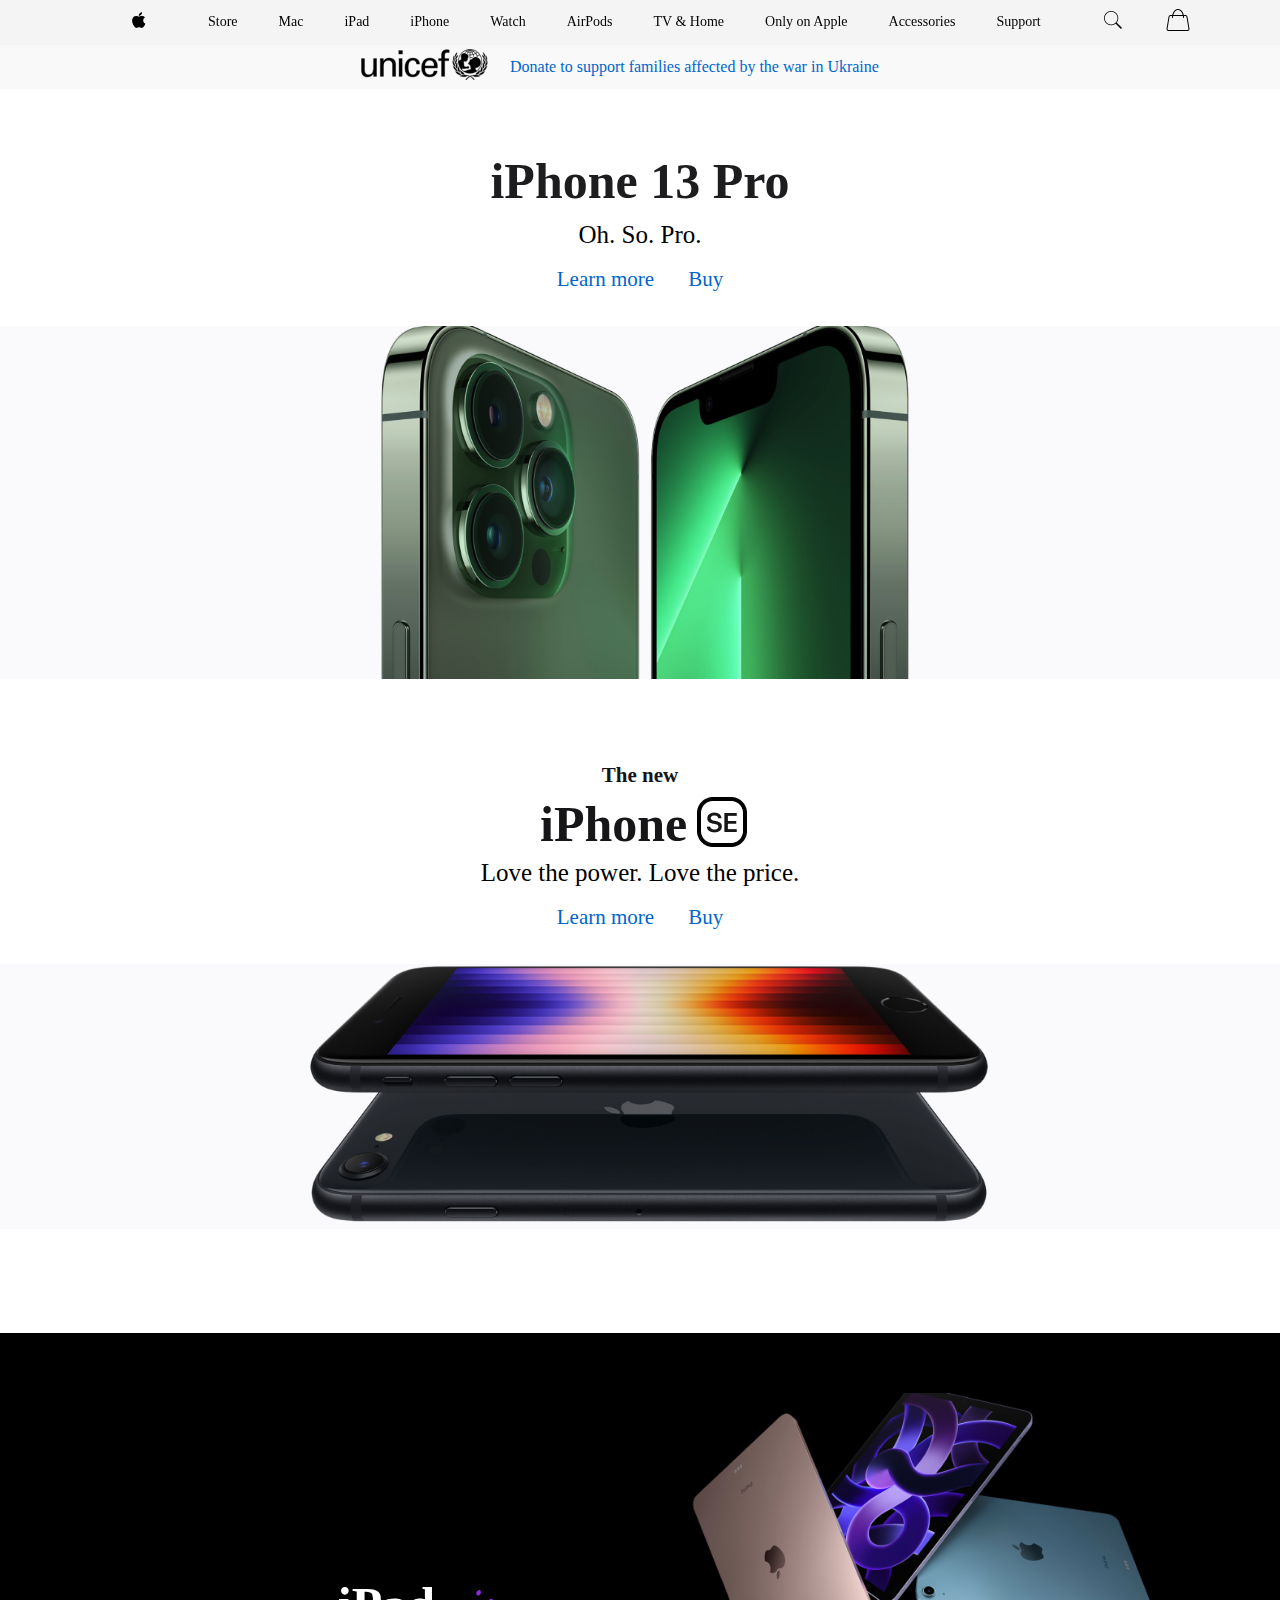
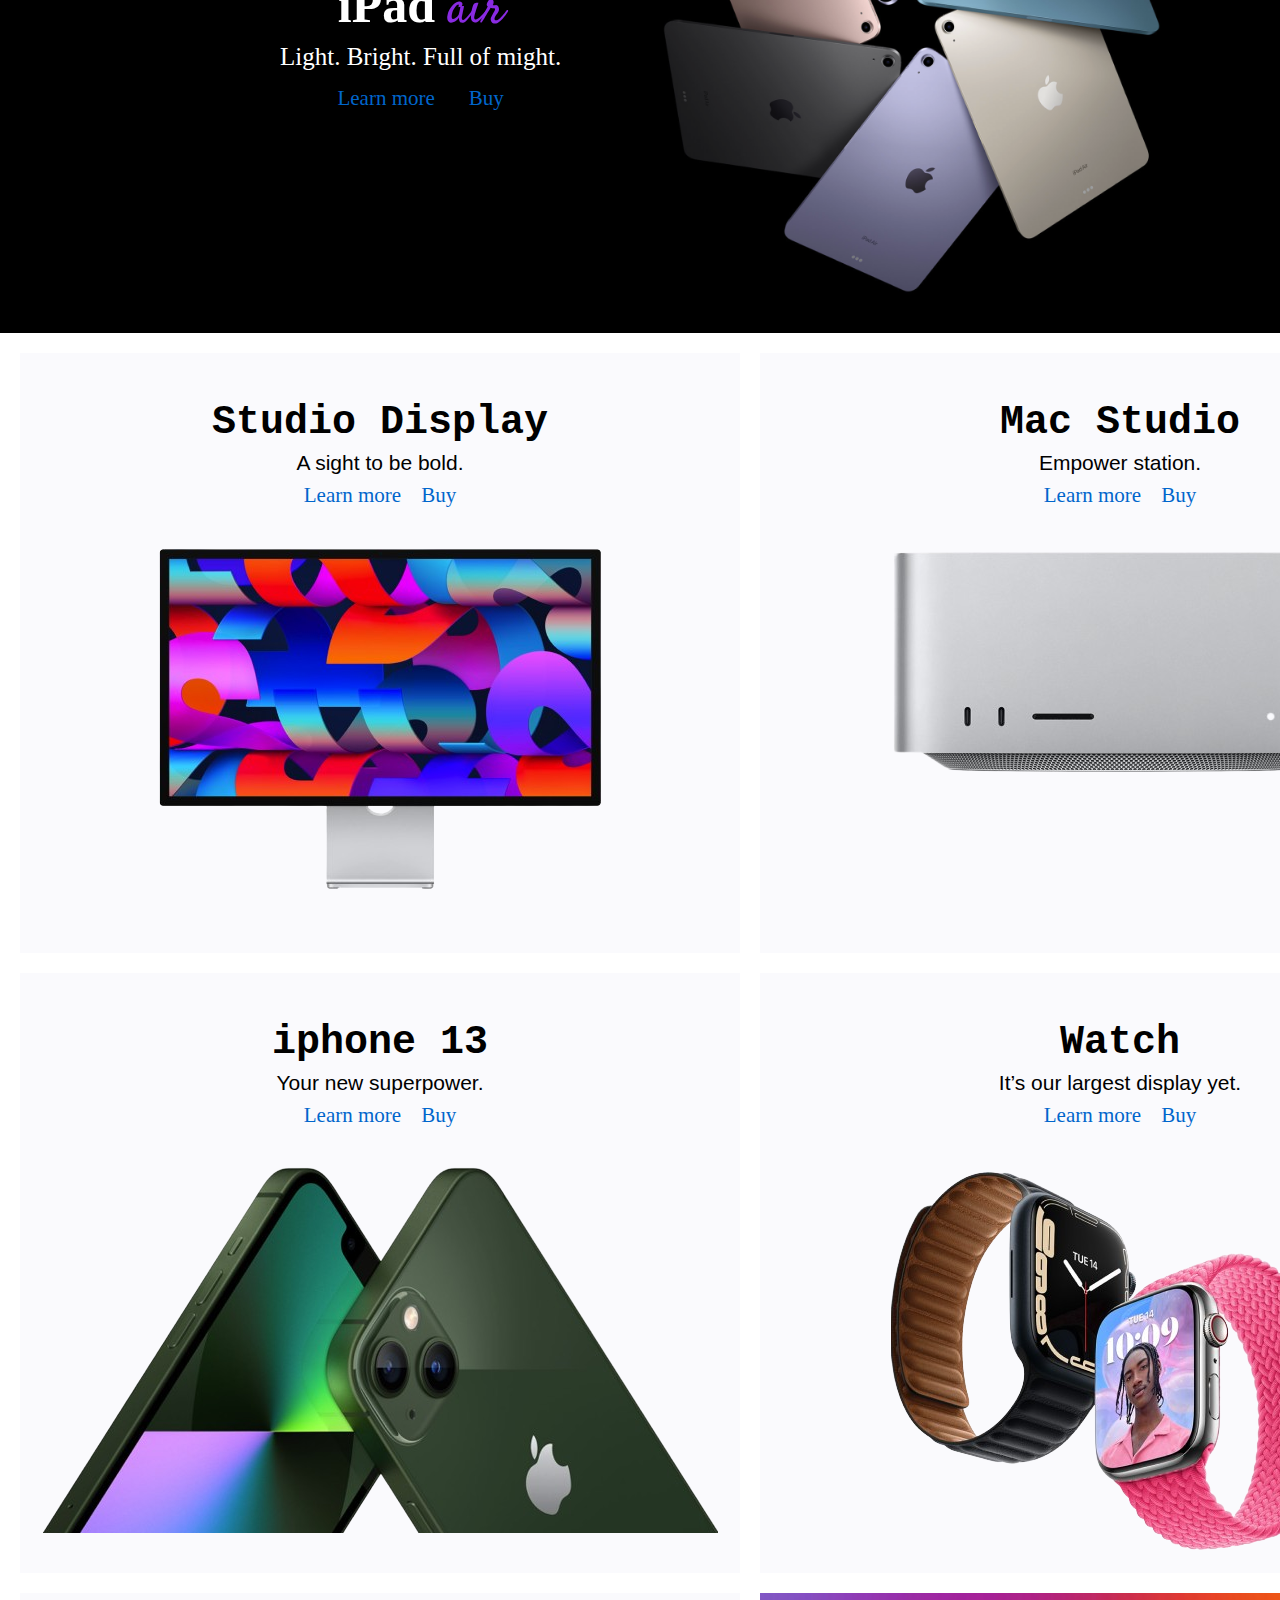
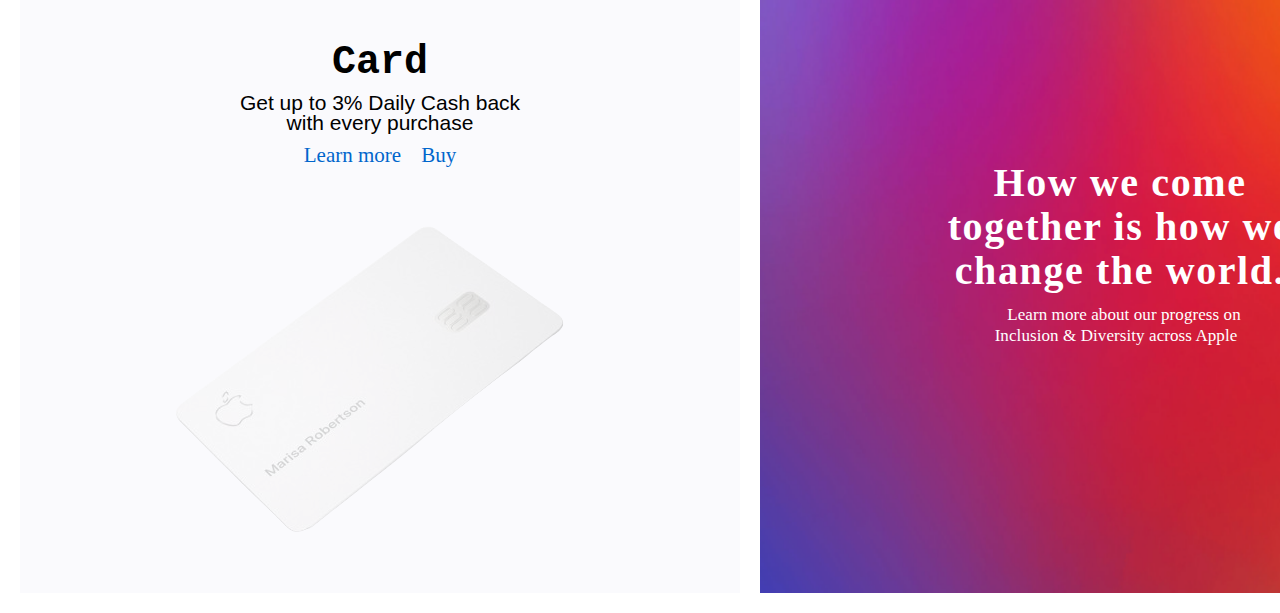
<file: index.html>
<!DOCTYPE html>
<html lang="en">

<head>
    <meta charset="UTF-8">
    <meta name="viewport" content="width=device-width, initial-scale=1.0">
    <title>Apple</title>
    <link rel="icon" href="./icon/8666116_apple_icon.png">
    <link rel="stylesheet" href="./css/style.css">
    <link rel="preconnect" href="https://fonts.googleapis.com">
    <link rel="preconnect" href="https://fonts.gstatic.com" crossorigin>
    <link href="https://fonts.googleapis.com/css2?family=Satisfy&family=Source+Code+Pro&display=swap" rel="stylesheet">
</head>

<body>

    <!-- Шапка сайта -->
    <section class="promo">
        <div class="container">

            <div class="header">
                <div class="logo">
                    <img src="./icon/8666116_apple_icon.png" alt="">
                </div>

                <div class="menu">
                    <nav>
                        <a href="#">Store</a>
                        <a href="#">Mac</a>
                        <a href="#">iPad</a>
                        <a href="./iphone.html">iPhone</a>
                        <a href="#">Watch</a>
                        <a href="#">AirPods</a>
                        <a href="#">TV & Home</a>
                        <a href="#">Only on Apple</a>
                        <a href="#">Accessories</a>
                        <a href="#">Support</a>
                    </nav>
                </div>

                <div class="icons">
                    <div class="icon">
                        <img src="./icon/search_icon.png" alt="">
                    </div>

                    <div class="icon">
                        <img src="./icon/shopping_icon.png" alt="">
                    </div>
                </div>
            </div>

        </div>
    </section>

    <!-- Promo two -->
    <section class="promo_two">
        <div class="container">

            <div class="unicef">
                <div class="logo_uni">
                    <img src="./img/unicef logo.png" alt="">
                </div>

                <div class="uni_a">
                    <a href="#">Donate to support families affected by the war in Ukraine</a>
                </div>
            </div>

        </div>
    </section>

    <!-- Iphone pro -->
    <section class="Iphone_pro">
        <div class="container">

            <div class="iphone_text">
                <h1>iPhone 13 Pro</h1>
                <p>Oh. So. Pro.</p>
            </div>

            <div class="iphone_link">
                <a href="#">Learn more</a>
                <a href="#">Buy</a>
            </div>
        </div>

        <div class="iphone">
            <img src="./img/iPhone 13 Pro image.png" alt="">
        </div>
    </section>

    <!-- Iphone SE -->
    <section class="Iphone_SE">
        <div class="container">

            <div class="new_se">
                <p>The new</p>
            </div>

            <div class="text_se">
                <div class="h1_se">
                    <h1>iPhone</h1>
                </div>
                <div class="se_icon">
                    <img src="./icon/SE icon.png" alt="">
                </div>
            </div>

            <div class="price_se">
                <p>Love the power. Love the price.</p>
            </div>

            <div class="link_se">
                <a href="#">Learn more</a>
                <a href="#">Buy</a>
            </div>
        </div>

        <div class="se_pic">
            <img src="./img/iPhone SE image.png" alt="">
        </div>
    </section>

    <!-- Ipad -->
    <section class="Ipad">
        <div class="container">

            <div class="ipad_box">
                <div class="ipad_text">
                    <h1>iPad <span>air</span></h1>
                    <p>Light. Bright. Full of might.</p>
                    <a href="#">Learn more</a>
                    <a href="#">Buy</a>
                </div>

                <div class="ipad_img">
                    <img src="./img/iPad Air.png" alt="">
                </div>
            </div>

        </div>
    </section>

    <!-- Grid -->
    <div class="wrap">
        <div class="grid">
            <!-- Mac -->
            <div class="elem" id="">
                <h1>Studio Display</h1>
                <p>A sight to be bold.</p>
                <a href="#">Learn more</a>
                <a href="#">Buy</a>

                <div class="elem_img">
                    <img src="./img/mac.png" alt="">
                </div>
            </div>

            <!-- Mac studio -->
            <div class="elem" id="">
                <h1>Mac Studio</h1>
                <p>Empower station.</p>
                <a href="#">Learn more</a>
                <a href="#">Buy</a>

                <div class="elem_img">
                    <img src="./img/Mac_Studio.png" alt="">
                </div>
            </div>

            <!-- Iphone -->
            <div class="elem" id="">
                <h1>iphone 13</h1>
                <p>Your new superpower.</p>
                <a href="#">Learn more</a>
                <a href="#">Buy</a>

                <div class="elem_img">
                    <img src="./img/iPhone13.png" alt="">
                </div>
            </div>

            <!-- Watch -->
            <div class="elem" id="">
                <h1>Watch</h1>

                <p>It’s our largest display yet.</p>
                <a href="#">Learn more</a>
                <a href="#">Buy</a>

                <div class="elem_img">
                    <img src="./img/apple_watch.png" alt="">
                </div>
            </div>

            <!-- Card -->
            <div class="elem" id="">
                <h1>Card</h1>
                <p>Get up to 3% Daily Cash back <br> with every purchase</p>
                <a href="#">Learn more</a>
                <a href="#">Buy</a>

                <div class="elem_img">
                    <img src="./img/apple_Card.png" alt="">
                </div>
            </div>

            <!-- Background -->
            <div class="elem" id="">
                <div class="back">
                    <h1>How we come <br>
                        together is how we <br>
                        change the world.
                    </h1>
                    <a href="#">Learn more about our progress on <br>
                        Inclusion & Diversity across Apple</a>
                </div>
            </div>
        </div>
    </div>


</body>

</html>
</file>
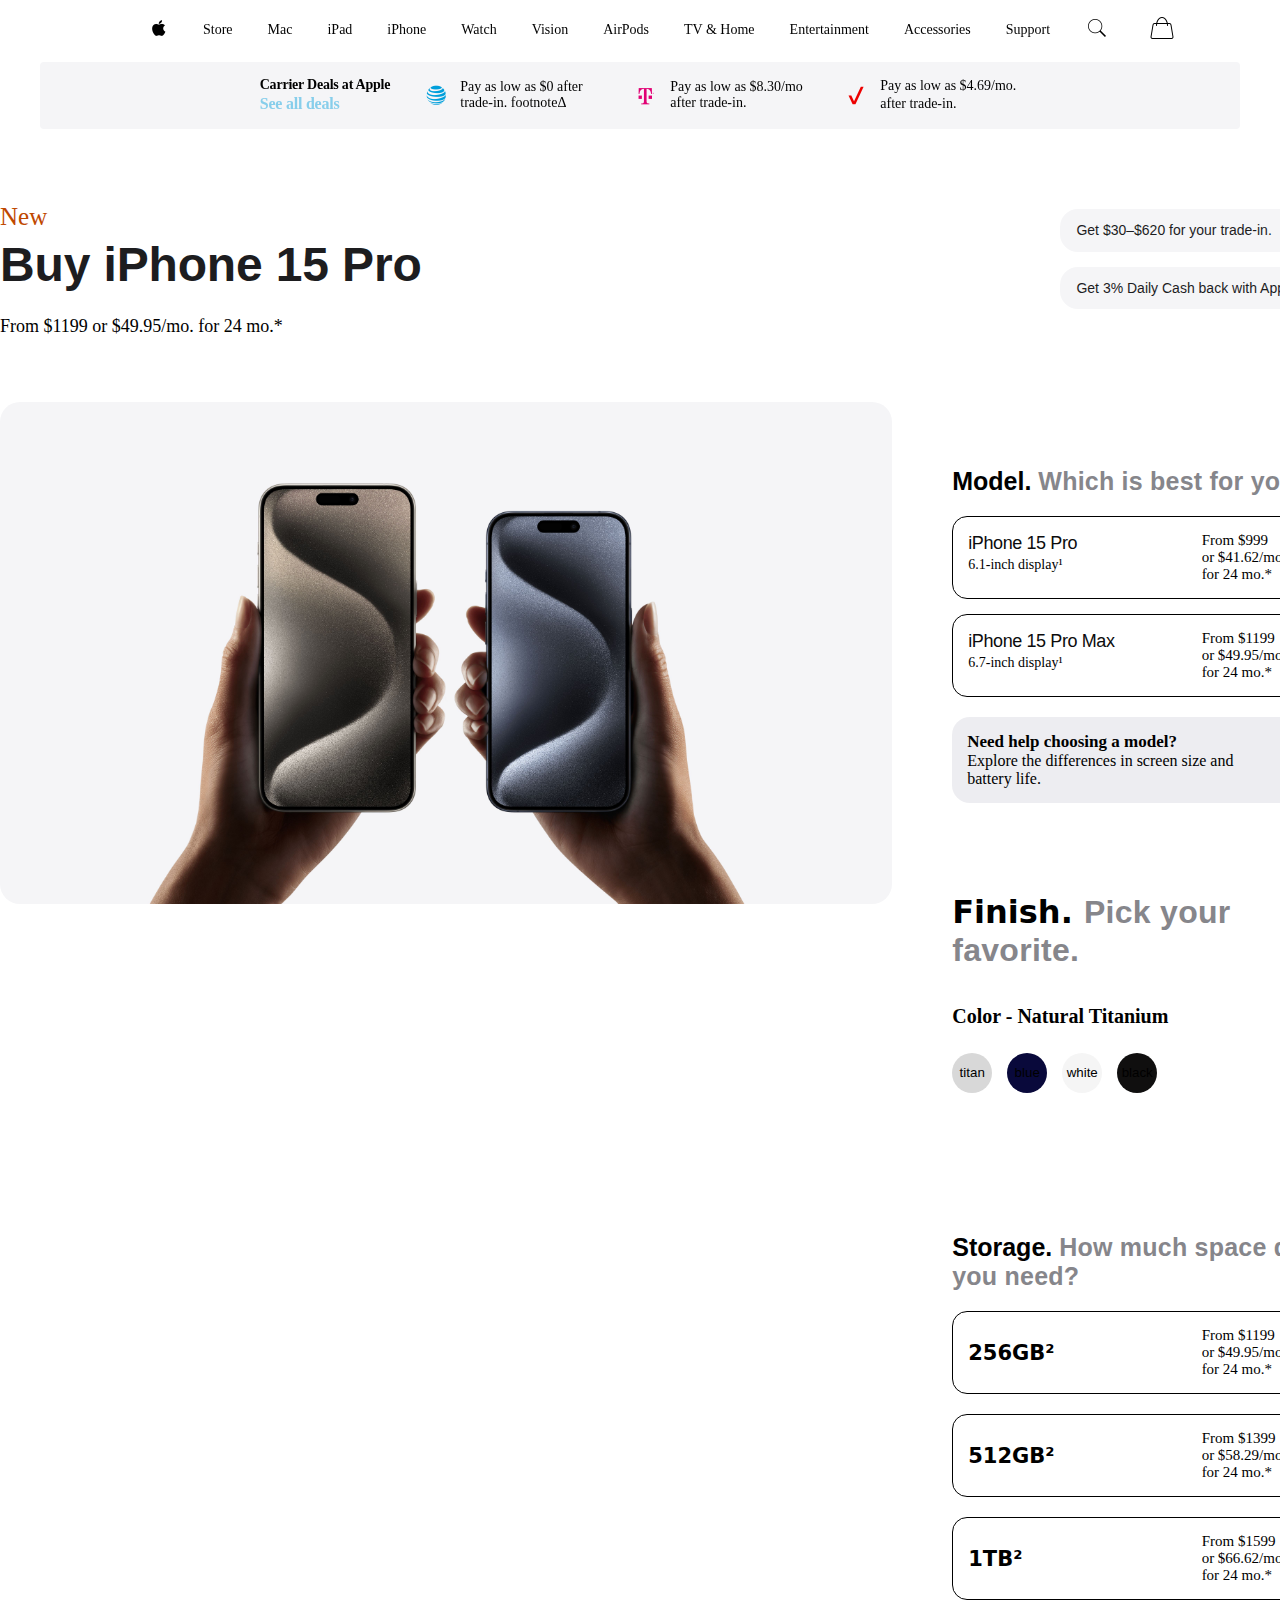
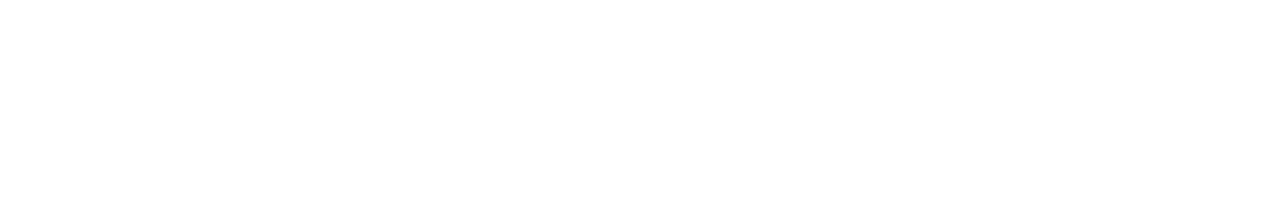
<file: iphone.html>
<!DOCTYPE html>
<html lang="en">

<head>
    <meta charset="UTF-8">
    <meta name="viewport" content="width=device-width, initial-scale=1.0">
    <title>Buy iphone 15</title>
    <link rel="stylesheet" href="./css/iphone.css">
</head>

<body>

    <!-- Шапка сайта -->
    <section class="promo">
        <div class="container">

            <div class="header">
                <div class="logo">
                    <img src="./icon/8666116_apple_icon.png" alt="">
                </div>

                <div class="menu">
                    <nav>
                        <a href="#">Store</a>
                        <a href="#">Mac</a>
                        <a href="#">iPad</a>
                        <a href="./iphone.html">iPhone</a>
                        <a href="#">Watch</a>
                        <a href="#">Vision</a>
                        <a href="#">AirPods</a>
                        <a href="#">TV & Home</a>
                        <a href="#">Entertainment</a>
                        <a href="#">Accessories</a>
                        <a href="#">Support</a>
                    </nav>
                </div>

                <div class="icons">
                    <div class="icon">
                        <img src="./icon/search_icon.png" alt="">
                    </div>

                    <div class="icon">
                        <img src="./icon/shopping_icon.png" alt="">
                    </div>
                </div>
            </div>


            <!-- Carrier -->
            <div class="carrier">

                <div class="first">
                    <h3>Carrier Deals at Apple</h3>
                    <a href="#" data-open>See all deals</a>
                </div>

                <!-- DIALOG -->
                <dialog>
                    <button data-close class="close"><img src="./icon/close.png" alt=""></button>

                    <div class="incredible_text">
                        <h1>Incredible carrier deals? <br> We’ve got ‘em right here. 😎</h1>

                        <p>When you buy your new iPhone from Apple, you can still get a sweet carrier deal. <br> Just
                            select your trade-in to see how much you can save. Have questions? No worries, <br></p>
                        <a href="#">our iPhone Specialists are here to help.</a>
                    </div>

                    <div class="mobile">
                        <div class="mob_one">
                            <img src="./img/att-special-deals.png" alt="">
                        </div>

                        <div class="mob_two">
                            <img src="./img/tmobile-special-deals.png" alt="">
                        </div>

                        <div class="mob_three">
                            <img src="./img/verizon-special-deals.png" alt="">
                        </div>
                    </div>


                    <!-- INPUT -->
                    <div class="input_trade">
                        <input class="trade_input" type="text" placeholder="iPhone 14 Pro Max">
                    </div>

                    <div class="text_customer">
                        <h1>For existing and new AT&T customers</h1>
                    </div>


                    <!-- FOOTER -->
                    <section class="dialog_footer">

                        <div class="item">
                            <div class="top">
                                <span class="iPhone_15">iPhone 15 Pro</span>
                                <button class="switch">></button> 
                            </div>

                            <hr>

                            <div class="bottom">
                                <div class="left_15pro">
                                    <h1>Cost</h1>
                                </div>

                                <div class="right_15pro">
                                    <h1 class="right_h1one">iPhone 15 Pro</h1>

                                    <h1 class="right_h1two">From $0.00/mo. <br> 36 mo.after trade-inΔ</h1>

                                    <p class="right_pone">
                                        Up to three monthly payments of $27.75 before AT&T bill credits begin.
                                    </p>

                                    <h1 class="right_h1three">$999.00</h1>

                                    <p class="right_ptwo">Total amount financed at 0% APR
                                    </p>

                                    <p class="right_pthree">This is the total cost of your new iPhone before AT&T bill credits.
                                    </p>
                                </div>
                            </div>
                        </div>

                    </section>



                </dialog>



                <div class="second">
                    <img src="./icon/int.png" alt="">
                    <h3>Pay as low as $0 after trade-in. footnoteΔ</h3>
                </div>

                <div class="third">
                    <img src="./icon/trade.png" alt="">
                    <h3>Pay as low as $8.30/mo after trade-in.</h3>
                </div>

                <div class="four">
                    <img src="./icon/nike.png" alt="">
                    <h3>Pay as low as $4.69/mo. after trade-in.</h3>
                </div>

            </div>

        </div>
    </section>



    <!-- Buy Iphone 15 Pro -->
    <section class="buy_fiveteen">
        <div class="wrap">
            <div class="box_fiveteen">

                <div class="left_fiveteen">
                    <p class="five_p">New</p>

                    <h1 class="five_h1">Buy iPhone 15 Pro</h1>

                    <p class="price_five">From $1199 or $49.95/mo. for 24 mo.*</p>
                </div>


                <div class="right_fiveteen">
                    <div class="rtextone">
                        <h4 class="rfbut">Get $30–$620 for your trade-in.</h4>
                    </div>

                    <div class="rtexttwo">
                        <h4 class="rfbuttwo">Get 3% Daily Cash back with Apple Card.</h4>
                    </div>
                </div>

            </div>
        </div>
    </section>


    <!-- Main block -->
    <section class="main_block">
        <div class="wrap">

            <div class="block">

                <!-- IMG -->
                <div class="left_image">
                    <img class="img_five" src="./img/iphone-15-pro.jfif" alt="">
                </div>

                <!-- RIGHT MODEL -->
                <div class="right_model">
                    <h2 class="model">Model. <span> Which is best for you?</span></h2>

                    <!-- IPHONE 15 PRO -->
                    <div class="iphone15_pro">
                        <div class="left_iphone15_pro">
                            <h1>iPhone 15 Pro</h1>
                            <p>6.1-inch display¹</p>
                        </div>

                        <div class="right_iphone15_pro">
                            <p>From $999 <br> or $41.62/mo. <br> for 24 mo.*</p>
                        </div>
                    </div>


                    <div class="iphone15_promax">
                        <div class="left_iphone15_promax">

                            <h1>iPhone 15 Pro Max</h1>
                            <p>6.7-inch display¹</p>
                        </div>

                        <div class="right_iphone15_promax">
                            <p>From $1199 <br> or $49.95/mo. <br> for 24 mo.*</p>
                        </div>
                    </div>


                    <!-- NEED HELP CHOOSING -->
                    <div class="need_help">
                        <h1 class="need">Need help choosing a model?</h1>
                        <p>Explore the differences in screen size and <br> battery life.</p>
                    </div>


                    <!-- Finish. Pick your favorite. -->
                    <div class="finish">
                        <h1>Finish. <span> Pick your favorite.</span></h1>

                        <div class="color">
                            <h3>Color - Natural Titanium</h3>
                        </div>


                        <!-- BUTTONS -->
                        <div class="iphone_color">
                            <!-- <img src="" alt=""> -->
                            <button class="titan">titan</button>
                            <button class="blue">blue</button>
                            <button class="white">white</button>
                            <button class="black">black</button>
                        </div>

                    </div>


                    <!-- Storage -->
                    <h2 class="storage">Storage. <span>How much space do <br> you need?</span></h2>

                    <!-- 256 GB -->
                    <div class="store_256gb">
                        <div class="left_256">
                            <h1 class="text_256">256GB²</h1>
                        </div>

                        <div class="right_256gb">
                            <p>From $1199 <br> or $49.95/mo. <br> for 24 mo.*</p>
                        </div>
                    </div>

                    <!-- 512 GB -->
                    <div class="store_512gb">
                        <div class="left_512">
                            <h1 class="text_512">512GB²</h1>
                        </div>

                        <div class="right_512gb">
                            <p>From $1399 <br> or $58.29/mo. <br> for 24 mo.*</p>
                        </div>
                    </div>

                    <!-- 1 TB -->
                    <div class="store_1tb">
                        <div class="left_1tb">
                            <h1 class="text_1tb">1TB²</h1>
                        </div>

                        <div class="right_1tb">
                            <p>From $1599 <br> or $66.62/mo. <br> for 24 mo.*</p>
                        </div>
                    </div>


                </div>
            </div>

        </div>
    </section>


    <script src="./script.js"></script>

</body>

</html>
</file>
<file: css/style.css>
* {
    margin: 0;
    padding: 0;
    box-sizing: border-box;
}

img {
    max-width: 100%;
}

.container {
    margin: 0 auto;
    width: 1200px;
}

/* Шапка сайта */
.logo {
    cursor: pointer;
}

.promo {
    background-color: #e4e4e46c;
    backdrop-filter: blur(5px);
    height: 45px;
    position: fixed;
    top: 0;
    left: 0;
    right: 0;
    z-index: 10;
}

.header {
    display: flex;
    align-items: center;
    gap: 60px;
    padding-left: 90px;
}

nav {
    display: flex;
    gap: 41px;
}

nav a {
    color: black;
    font-family: SF Pro;
    font-size: 14px;
    font-style: normal;
    font-weight: 400;
    line-height: 44px;
    text-decoration: none;
}

.icons {
    display: flex;
    gap: 41px;
}

.icon {
    cursor: pointer;
}

.icon:hover {
    transform: scale(1.08);
}

.icon:active {
    transform: scale(1);
}

/* Promo two */
.promo_two {
    margin-top: 45px;
    background-color: #f4f4f482;
}

.unicef {
    display: flex;
    gap: 20px;
    align-items: center;
    padding-left: 320px;
}

.uni_a a {
    color: #06C;
    font-family: SF Pro;
    font-size: 16px;
    font-style: normal;
    font-weight: 400;
    line-height: 44px;
    text-decoration: none;
}

/* Iphone_pro */
.Iphone_pro {
    padding-top: 70px;
    text-align: center;
}

.iphone_text h1 {
    padding-bottom: 10px;
    color: #1D1D1F;
    font-family: SF Pro;
    font-size: 50px;
    font-style: normal;
    font-weight: 700;
    line-height: 44px;
}

.iphone_link a {
    padding: 0 15px;
    color: #06C;
    font-family: SF Pro;
    font-size: 21px;
    font-style: normal;
    font-weight: 400;
    line-height: 44px;
    text-decoration: none;
}

.iphone {
    padding-top: 25px;
}

.iphone_text p {
    color: #000;
    font-family: SF Pro;
    font-size: 25px;
    font-style: normal;
    font-weight: 400;
    line-height: 44px;
}


/* Iphone SE */
.Iphone_SE {
    text-align: center;
    padding-top: 70px;
}

.new_se p {
    color: #161618;
    font-family: SF Pro;
    font-size: 21px;
    font-style: normal;
    font-weight: 590;
    line-height: 44px;
}

.text_se {
    display: flex;
    align-items: center;
    gap: 10px;
    padding-left: 500px;
}

.h1_se h1 {
    color: #161618;
    font-family: SF Pro;
    font-size: 50px;
    font-style: normal;
    font-weight: 590;
    line-height: 44px;
}

.se_icon {
    cursor: pointer;
}

.price_se p {
    color: #000;
    font-family: SF Pro;
    font-size: 25px;
    font-style: normal;
    font-weight: 400;
    line-height: 44px;
}

.link_se a {
    color: #06C;
    font-family: SF Pro;
    font-size: 21px;
    font-style: normal;
    font-weight: 510;
    line-height: 44px;
    padding: 0 15px;
    text-decoration: none;
}

.se_pic {
    padding-top: 25px;
    padding-bottom: 100px;
}


/* IPAD */
.Ipad {
    background-color: #000;
    height: 600px;
}

.ipad_box {
    display: flex;
    gap: 100px;
    text-align: center;
}

.ipad_text {
    padding-left: 240px;
    padding-top: 250px;
}

.ipad_text h1 {
    padding-bottom: 10px;
    color: #FFF;
    font-family: SF Pro;
    font-size: 50px;
    line-height: 44px;
}

.ipad_text h1 span {
    font-weight: 500;
    font-family: 'Satisfy', cursive;
    color: blueviolet;
}

.ipad_text p {
    padding-bottom: 5px;
    color: #FFF;
    font-family: SF Pro;
    font-size: 25px;
}

.ipad_text a {
    color: #06C;
    font-family: SF Pro;
    font-size: 21px;
    font-style: normal;
    font-weight: 510;
    line-height: 44px;
    padding: 0 15px;
    text-decoration: none;
}

.ipad_img {
    width: 500px;
    padding-top: 60px;
}

/* Grid */
.wrap {
    margin: 0 auto;
    width: 1500px;
}

.grid {
    display: grid;
    grid-template-columns: repeat(2, 1fr);
    gap: 20px;
    padding: 20px;
    grid-auto-rows: 600px;
}

.elem {
    background-color: #FAFAFD;
    color: black;
    text-align: center;
}

.elem h1 {
    padding-top: 48px;
    padding-bottom: 8px;
    color: #000;
    font-size: 40px;
    font-weight: 590;
    line-height: 44px;
    font-family: 'Martian Mono', monospace;
}

.elem p {
    color: #000;
    font-size: 21px;
    font-style: normal;
    font-weight: 300;
    line-height: 20px;
    font-family: 'Aleo', serif;
    font-family: 'Poppins', sans-serif;
}

.elem a {
    padding: 0 8px;
    color: #06C;
    font-family: SF Pro;
    font-size: 21px;
    font-style: normal;
    font-weight: 400;
    line-height: 44px;
    text-decoration: none;
}

.elem h2 {
    color: #C80000;
    font-family: SF Pro;
    font-size: 15px;
    font-style: normal;
    font-weight: 590;
    line-height: 44px;
}

.elem_img {
    padding-top: 27px;
}


.back h1 {
    color: #FFF;
    text-align: center;
    font-family: SF Pro;
    font-size: 40px;
    letter-spacing: 1.6px;
    padding-bottom: 11px;
}

.back a {
    color: #FFF;
    text-align: center;
    font-family: SF Pro;
    font-size: 17px;
    font-style: normal;
    font-weight: 400;
    line-height: 21px;
    letter-spacing: 0.085px;
}

.back {
    background-image: url(../img/Gradient\ background.png);
    background-size: cover;
    background-repeat: no-repeat;
    height: 100%;
    padding-top: 120px;
}
</file>
<file: css/iphone.css>
* {
    margin: 0;
    padding: 0;
    box-sizing: border-box;
}

img {
    max-width: 100%;
}

.container {
    margin: 0 auto;
    width: 1200px;
}

/* Шапка сайта */
.logo {
    cursor: pointer;
}

.promo {
    /* background-color: #e4e4e46c; */
    backdrop-filter: blur(5px);
    height: 45px;
    /* position: fixed;
    top: 0;
    left: 0;
    right: 0;
    z-index: 10; */
}

.header {
    display: flex;
    align-items: center;
    gap: 35px;
    padding-left: 110px;
    margin-top: 8px;
    margin-bottom: 10px;
}

nav {
    display: flex;
    gap: 35px;
}

nav a {
    color: black;
    font-family: SF Pro;
    font-size: 14px;
    font-style: normal;
    font-weight: 400;
    line-height: 44px;
    text-decoration: none;
}

.icons {
    display: flex;
    gap: 41px;
}

.icon {
    cursor: pointer;
}

.icon:hover {
    transform: scale(1.08);
}

.icon:active {
    transform: scale(1);
}


/* Carrier */
.carrier {
    display: flex;
    justify-content: center;
    gap: 20px;
    background: #f5f5f7;
    border-radius: 4px;
    padding: 14px 0;
}

.first {
    font-size: 14px;
    line-height: 1.28577;
    font-weight: 400;
    letter-spacing: -.016em;
    font-weight: 600;
}

.first a {
    text-decoration: none;
    color: skyblue;
    font-size: 16px;
}

.second {
    text-align: left;
    display: flex;
    align-items: center;
    padding-left: 14px;
}

.third {
    text-align: left;
    display: flex;
    align-items: center;
    padding-left: 14px;

}

.four {
    text-align: left;
    display: flex;
    align-items: center;
    padding-left: 14px;
}

.first h3 {
    font-size: 14px;
    line-height: 1.28577;
    font-weight: 400;
    letter-spacing: -.016em;
    font-weight: 600;
}

.second img {
    width: auto;
    height: 24px;
}

.second h3 {
    min-width: 140px;
    max-width: 140px;
    margin-left: 12px;
    font-size: 14px;
    font-weight: 400;
}

.third h3 {
    min-width: 140px;
    max-width: 140px;
    margin-left: 12px;
    font-size: 14px;
    font-weight: 400;
}

.third img {
    width: auto;
    height: 24px;
}

.four h3 {
    min-width: 140px;
    max-width: 140px;
    margin-left: 12px;
    font-size: 14px;
    line-height: 1.33337;
    font-weight: 400;
}

.four img {
    width: auto;
    height: 24px
}


/* Buy Iphone 15 Pro */
.wrap {
    margin: 0 auto;
    width: 1350px;
}

.buy_fiveteen {
    padding-top: 150px;
}

.box_fiveteen {
    display: flex;
    justify-content: space-between;
}

.five_p {
    padding-bottom: 8px;
    color: #bf4800;
    font-size: 25px;
    font-family: Cambria, Cochin, Georgia, Times, 'Times New Roman', serif;
}

.five_h1 {
    font-size: 48px;
    line-height: 1.08349;
    font-weight: 550;
    letter-spacing: -.003em;
    font-family: SF Pro Display, SF Pro Icons, AOS Icons, Helvetica Neue, Helvetica, Arial, sans-serif;
    color: #1d1d1f;
    padding-bottom: 25px;
}

.price_five {
    font-size: 18px;
}

.rfbut {
    cursor: pointer;
    font-size: 14px;
    line-height: 1.33337;
    font-weight: 400;
    font-family: SF Pro Text, SF Pro Icons, AOS Icons, Helvetica Neue, Helvetica, Arial, sans-serif;
    display: flex;
    color: #1d1d1f;
    border-radius: 18px;
    background-color: #f5f5f7;
    padding: 12px 16px;
    margin: 6px 0;
}

.rfbuttwo {
    cursor: pointer;
    font-size: 14px;
    line-height: 1.33337;
    font-weight: 400;
    font-family: SF Pro Text, SF Pro Icons, AOS Icons, Helvetica Neue, Helvetica, Arial, sans-serif;
    display: flex;
    color: #1d1d1f;
    border-radius: 18px;
    background-color: #f5f5f7;
    padding: 12px 16px;
    margin-top: 15px;
}

.left_image {
    padding-top: 65px;
    width: 930px;
    height: 500px;
    border-radius: 50px;
    position: sticky;
    top: 40px;
}

.img_five {
    border-radius: 20px;
}

.block {
    display: flex;
    gap: 60px;
}

.model {
    padding-top: 130px;
}

h2 {
    font-size: 25px;
    font-family: 'Trebuchet MS', 'Lucida Sans Unicode', 'Lucida Grande', 'Lucida Sans', Arial, sans-serif;

}

span {
    line-height: 1.16667;
    font-weight: 600;
    color: #86868b;
    letter-spacing: .009em;
    font-family: SF Pro Display, SF Pro Icons, AOS Icons, Helvetica Neue, Helvetica, Arial, sans-serif;
}

/* IPHONE 15 */
.iphone15_pro {
    display: flex;
    justify-content: space-between;
    border: 1px solid black;
    padding: 15px;
    margin-top: 20px;
    border-radius: 15px;
    cursor: pointer;
    width: 350px;
}

.left_iphone15_pro h1 {
    font-size: 18px;
    align-items: center;
    padding-bottom: 3px;
    line-height: 1.23536;
    font-weight: 400;
    letter-spacing: -.022em;
    color: #0c0c0d;
    font-family: SF Pro Text, SF Pro Icons, Helvetica Neue, Helvetica, Arial, sans-serif;
}

.left_iphone15_pro p {
    font-size: 14px;
}

.right_iphone15_pro p {
    font-size: 15px;
}

.left_iphone15_promax h1 {
    font-size: 18px;
    align-items: center;
    padding-bottom: 3px;
    line-height: 1.23536;
    font-weight: 400;
    letter-spacing: -.022em;
    color: #0c0c0d;
    font-family: SF Pro Text, SF Pro Icons, Helvetica Neue, Helvetica, Arial, sans-serif;
}



.iphone15_promax {
    display: flex;
    justify-content: space-between;
    border: 1px solid black;
    padding: 15px;
    margin-top: 15px;
    border-radius: 15px;
    cursor: pointer;
    width: 350px;
}

.left_iphone15_promax p {
    font-size: 14px;
}

.right_iphone15_promax p {
    font-size: 15px;
}

.need_help {
    margin-top: 20px;
    padding: 15px;
    border-radius: 18px;
    cursor: pointer;
    background-color: #ededf1;
    margin-bottom: 60px;
}

.need {
    font-size: 17px;
    font-weight: 600;
    font-family: Cambria, Cochin, Georgia, Times, 'Times New Roman', serif;
}

.need_help p {
    font-size: 10;
    font-weight: 400;
}

.finish h1 {
    padding-top: 30px;
    margin-bottom: 25px;
    font-family: system-ui, -apple-system, BlinkMacSystemFont, 'Segoe UI', Roboto, Oxygen, Ubuntu, Cantarell, 'Open Sans', 'Helvetica Neue', sans-serif;
}

.color h3 {
    font-size: 20px;
    padding-top: 10px;
    padding-bottom: 10px;
}

.iphone_color {
    padding-bottom: 20px;
}

.iphone_color {
    padding-top: 15px;
    display: flex;
    gap: 15px;
}

.titan {
    width: 40px;
    height: 40px;
    border-radius: 20px;
    border: none;
    background-color: #d8d8d8;
    cursor: pointer;
}

.blue {
    width: 40px;
    height: 40px;
    border-radius: 20px;
    border: none;
    background-color: rgb(9, 9, 59);
    cursor: pointer;
}

.white {
    width: 40px;
    height: 40px;
    border-radius: 20px;
    border: none;
    background-color: whitesmoke;
    cursor: pointer;
}

.black {
    width: 40px;
    height: 40px;
    border-radius: 20px;
    border: none;
    background-color: rgb(16, 15, 15);
    cursor: pointer;
}

/* STORAGE */
.storage {
    padding-top: 120px;
    font-size: 25px;
}

.store_256gb {
    display: flex;
    justify-content: space-between;
    border: 1px solid black;
    padding: 15px;
    margin-top: 20px;
    border-radius: 15px;
    cursor: pointer;
    width: 350px;
    align-items: center;
}

.text_256 {
    font-weight: 600;
    font-size: 21px;
    font-family: system-ui, -apple-system, BlinkMacSystemFont, 'Segoe UI', Roboto, Oxygen, Ubuntu, Cantarell, 'Open Sans', 'Helvetica Neue', sans-serif;
}

.right_256gb p {
    font-size: 15px;
}

.store_512gb {
    display: flex;
    justify-content: space-between;
    border: 1px solid black;
    padding: 15px;
    margin-top: 20px;
    border-radius: 15px;
    cursor: pointer;
    width: 350px;
    align-items: center;
    margin-bottom: 10px;
}

.text_512 {
    font-weight: 600;
    font-size: 21px;
    font-family: system-ui, -apple-system, BlinkMacSystemFont, 'Segoe UI', Roboto, Oxygen, Ubuntu, Cantarell, 'Open Sans', 'Helvetica Neue', sans-serif;
}

.right_512gb p {
    font-size: 15px;
}

.store_1tb {
    display: flex;
    justify-content: space-between;
    border: 1px solid black;
    padding: 15px;
    margin-top: 20px;
    border-radius: 15px;
    cursor: pointer;
    width: 350px;
    align-items: center;
    margin-bottom: 10px;
}

.text_1tb {
    font-weight: 600;
    font-size: 21px;
    font-family: system-ui, -apple-system, BlinkMacSystemFont, 'Segoe UI', Roboto, Oxygen, Ubuntu, Cantarell, 'Open Sans', 'Helvetica Neue', sans-serif;
}

.right_1tb p {
    font-size: 15px;
}

.main_block {
    padding-bottom: 200px;
}







dialog {
    width: 820px;
    height: 1000px;
    position: absolute;
    top: 50%;
    left: 50%;
    translate: -50% -50%;
    background-color: white;
    border-radius: 15px;
    border: none;
    margin-top: 30px;

    .close {
        all: unset;
        width: 40px;
        margin-top: 15px;
        margin-left: 15px;
        cursor: pointer;
    }

    /* TEXT */
    .incredible_text {
        text-align: center;
    }

    .incredible_text h1 {
        font-size: 40px;
        line-height: 1.1;
        font-weight: 550;
        font-family: SF Pro Display, SF Pro Icons, AOS Icons, Helvetica Neue, Helvetica, Arial, sans-serif;
        margin-bottom: 15px;
    }

    .incredible_text p {
        font-size: 19px;
        line-height: 1.47059;
        font-weight: 350;
        letter-spacing: -.022em;
        font-family: SF Pro Text, SF Pro Icons, AOS Icons, Helvetica Neue, Helvetica, Arial, sans-serif;
        color: #1d1d1f;
    }

    .incredible_text a {
        font-size: 19px;
        line-height: 1.47059;
        font-weight: 350;
        letter-spacing: -.022em;
        font-family: SF Pro Text, SF Pro Icons, AOS Icons, Helvetica Neue, Helvetica, Arial, sans-serif;
        color: #06c;
        text-decoration: none;
        cursor: pointer;
    }

    .incredible_text a:hover {
        text-decoration: underline;
    }

    /* MOBILE */
    .mobile {
        display: flex;
        justify-content: center;
        padding-top: 30px;
        padding-bottom: 40px;
        gap: 20px;
    }

    .mob_one {
        width: 110px;
        cursor: pointer;
    }

    .mob_two {
        width: 110px;
        cursor: pointer;
    }

    .mob_three {
        width: 110px;
        cursor: pointer;
    }

    .input_trade {
        text-align: center;
    }

    .trade_input {
        padding: 10px;
        width: 500px;
        height: 50px;
        border-radius: 5px;
        border: 1px solid black;
        margin-bottom: 50px;
    }

    .text_customer h1 {
        text-align: center;
        color: #1d1d1f;
        font-weight: 600;
        margin-bottom: 30px;
    }

    /* FOOTER */
    .dialog_footer {
        background-color: rgba(232, 230, 230, 0.752);
        width: 100%;
        height: 100vh;
        display: flex;
        flex-direction: column;

        .item {
            width: 90%;
            padding-top: 50px;
            padding-left: 70px;
            display: flex;
            flex-direction: column;
            gap: 20px;
            overflow: hidden;
            transition: .3s ease;
            height: 100%;
            max-height: 80px;

            .top {
                display: flex;
                justify-content: space-between;
                align-items: center;

                .iPhone_15 {
                    font-size: 25px;
                    color: black;
                    font-weight: 600;
                }

                .switch {
                    all: unset;
                    padding: 10px;
                    rotate: 90deg;
                    transition: .5s ease;
                    font-size: 20px
                }
            }

            .bottom {
                display: flex;
                justify-content: space-between;

                .left_15pro h1 {
                    font-size: 20px;
                    font-weight: 500;
                    font-family: Georgia, 'Times New Roman', Times, serif;
                }

                .right_h1one h1 {
                    font-size: 4px;
                }
            }
        }

        .active {
            max-height: 500px;

            .switch {
                rotate: 270deg;
            }
        }
    }
}
</file>
